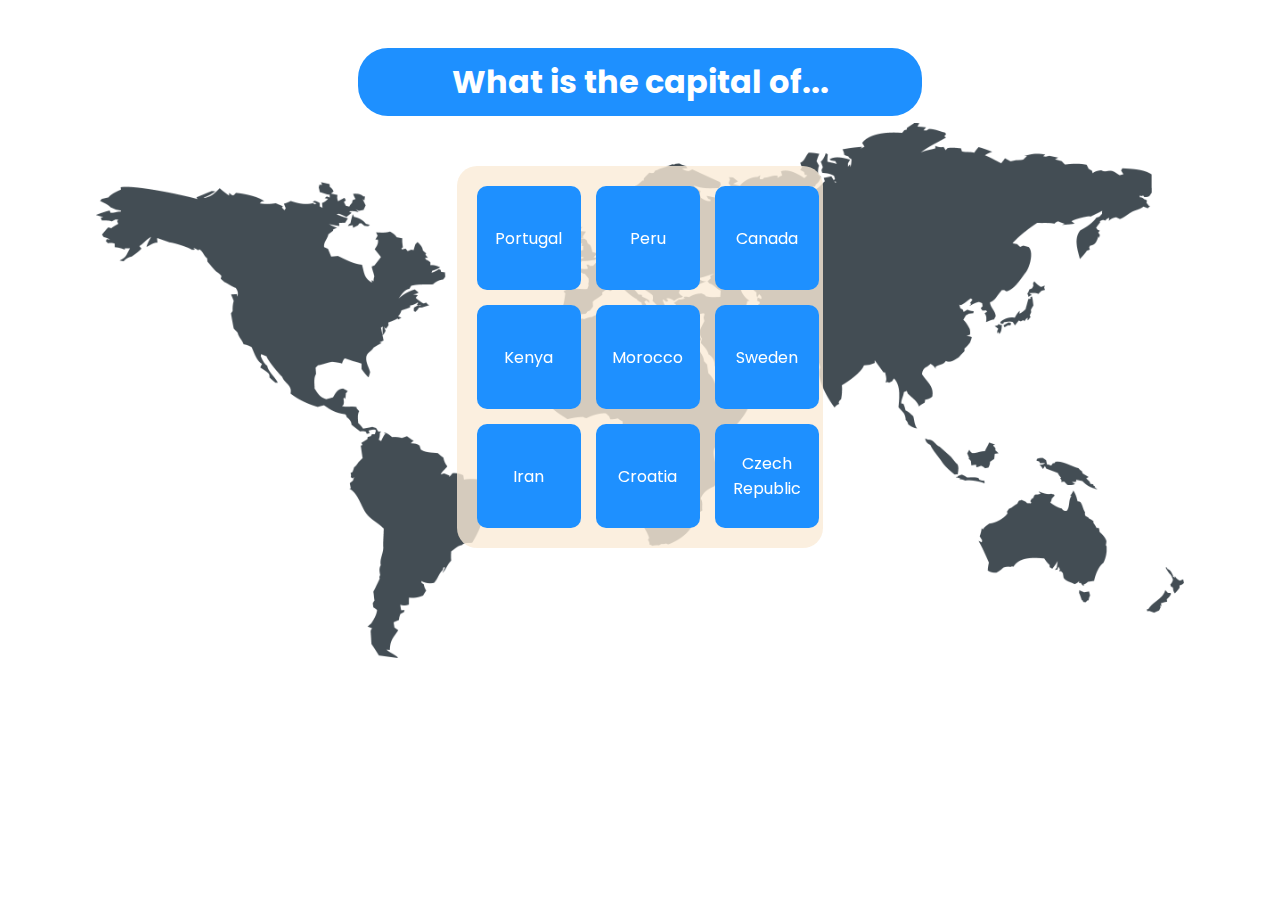
<file: Flashcards (Frontend)/task/src/index.html>
<!DOCTYPE html>
<html lang="en">
<head>
  <meta charset="UTF-8">
  <title>Flashcards</title>
  <link rel="preconnect" href="https://fonts.googleapis.com">
  <link rel="preconnect" href="https://fonts.gstatic.com" crossorigin>
  <link href="https://fonts.googleapis.com/css2?family=Poppins:wght@400;700&display=swap" rel="stylesheet">
  <link rel="stylesheet" href="styles.css">
</head>
<body>
<div id="main">
  <h1>What is the capital of...</h1>
  <div class="container">
    <div class="card">
      <div class="front"><p>Portugal</p></div>
      <div class="back"><p>Lisbon</p></div>
    </div>
    <div class="card">
      <div class="front"><p>Peru</p></div>
      <div class="back"><p>Lima</p></div>
    </div>
    <div class="card">
      <div class="front"><p>Canada</p></div>
      <div class="back"><p>Ottawa</p></div>
    </div>
    <div class="card">
      <div class="front"><p>Kenya</p></div>
      <div class="back"><p>Nairobi</p></div>
    </div>
    <div class="card">
      <div class="front"><p>Morocco</p></div>
      <div class="back"><p>Rabat</p></div>
    </div>
    <div class="card">
      <div class="front"><p>Sweden</p></div>
      <div class="back"><p>Stockholm</div>
    </div>
    <div class="card">
      <div class="front"><p>Iran</p></div>
      <div class="back"><p>Tehran</p></div>
    </div>
    <div class="card">
      <div class="front"><p>Croatia</p></div>
      <div class="back"><p>Zagreb</p></div>
    </div>
    <div class="card">
      <div class="front"><p>Czech Republic</p></div>
      <div class="back"><p>Prague</p></div>
    </div>
  </div>
</div>
</body>
</html>
</file>
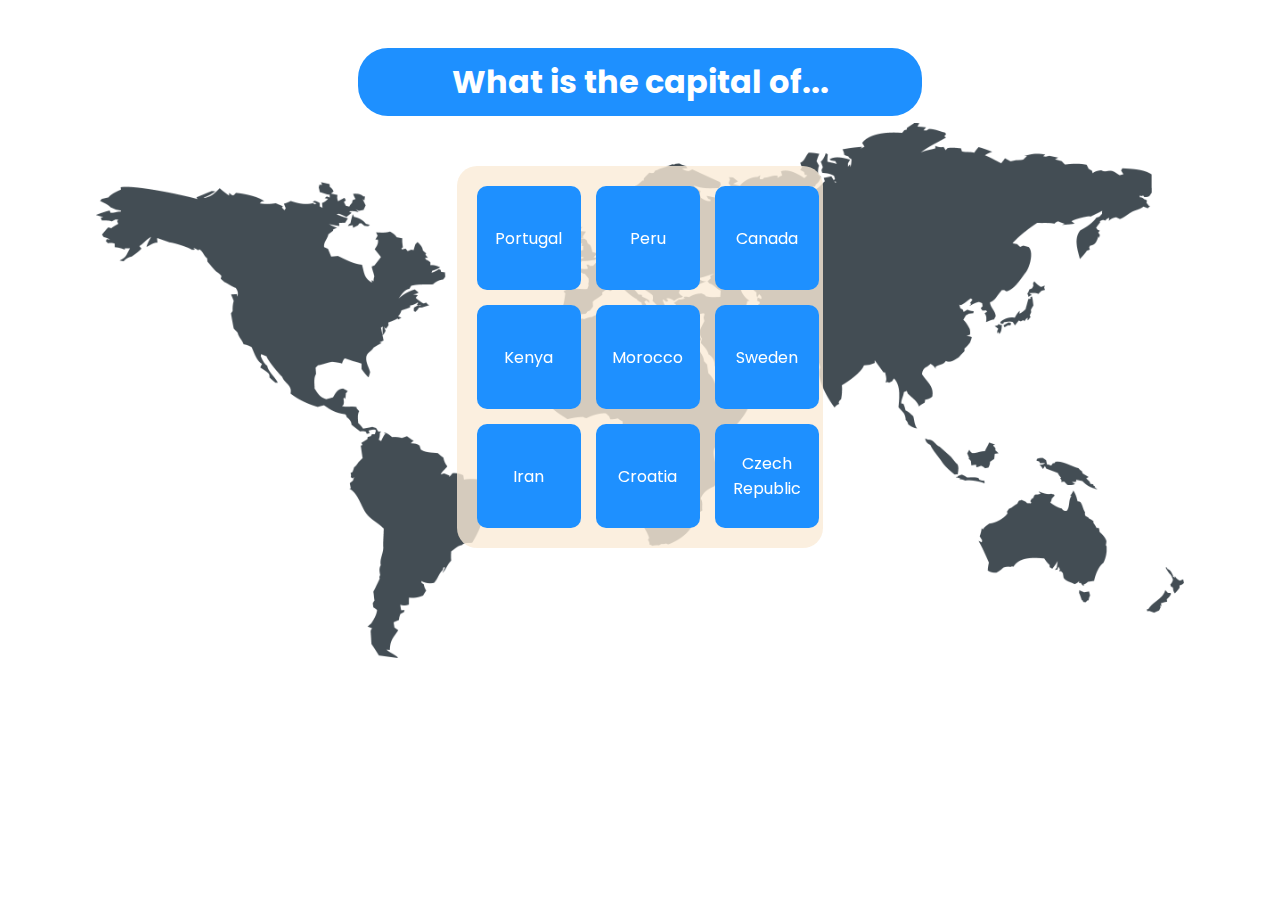
<file: Flashcards (Frontend)/task/src/passes-tests.html>
<!DOCTYPE html>
<html lang="en">
<head>
  <meta charset="UTF-8">
  <title>Flashcards</title>
  <link rel="preconnect" href="https://fonts.googleapis.com">
  <link rel="preconnect" href="https://fonts.gstatic.com" crossorigin>
  <link href="https://fonts.googleapis.com/css2?family=Poppins:wght@400;700&display=swap" rel="stylesheet">
  <link rel="stylesheet" href="styles.css">
</head>
<body>
<div id="main">
  <h1>What is the capital of...</h1>
  <div class="container">
    <div class="card">
      <div class="filler">
        <div class="front"><p>Portugal</p></div>
        <div class="back"><p>Lisbon</p></div>
      </div>
    </div>
    <div class="card">
      <div class="filler">
        <div class="front"><p>Peru</p></div>
        <div class="back"><p>Lima</p></div>
      </div>
    </div>
    <div class="card">
      <div class="filler">
        <div class="front"><p>Canada</p></div>
        <div class="back"><p>Ottawa</p></div>
      </div>
    </div>
    <div class="card">
      <div class="filler">
        <div class="front"><p>Kenya</p></div>
        <div class="back"><p>Nairobi</p></div>
      </div>
    </div>
    <div class="card">
      <div class="filler">
        <div class="front"><p>Morocco</p></div>
        <div class="back"><p>Rabat</p></div>
      </div>
    </div>
    <div class="card">
      <div class="filler">
        <div class="front"><p>Sweden</p></div>
        <div class="back"><p>Stockholm</div>
      </div>
    </div>
    <div class="card">
      <div class="filler">
        <div class="front"><p>Iran</p></div>
        <div class="back"><p>Tehran</p></div>
      </div>
    </div>
    <div class="card">
      <div class="filler">
        <div class="front"><p>Croatia</p></div>
        <div class="back"><p>Zagreb</p></div>
      </div>
    </div>
    <div class="card">
      <div class="filler">
        <div class="front"><p>Czech Republic</p></div>
        <div class="back"><p>Prague</p></div>
      </div>
    </div>
  </div>
</div>
</body>
</html>
</file>
<file: Flashcards (Frontend)/task/src/styles.css>
body {
  display: flex;
  justify-content: center;
}

#main {
  display: flex;
  flex-direction: column;
  background-image: url("world.png");
  background-position: center;
  background-repeat: no-repeat;
  background-size: contain;
  border-radius: 40px;
  width: 85vw;
  height: 85vh;
}

h1 {
  background-color: dodgerblue;
  border-radius: 30px;
  color: #FFF;
  font-family: 'Poppins', sans-serif;
  font-size: 32px;
  font-weight: 700;
  margin: 40px auto;
  padding: 10px;
  text-align: center;
  width: 50%;
}

.container {
  background-color: rgba(250, 235, 215, .8);
  border-radius: 20px;
  display: grid;
  gap: 15px;
  grid-template-rows: 1fr 1fr 1fr;
  grid-template-columns: 1fr 1fr 1fr;
  margin: 10px auto auto auto;
  padding: 20px;
  place-items: start center;
  width: 30%;
}

.card {
  align-items: flex-start;
  background-color: dodgerblue;
  border-radius: 10px;
  display: flex;
  flex-direction: column;
  transition: all ease 2s;
  transform-style: preserve-3d;
  width: 100px;
  height: 100px;
  padding: 2px;
}

.card:hover {
  transform: rotateY(180deg);
}

.front, .back {
  align-items: center;
  backface-visibility: hidden;
  color: #FFF;
  font-size: 16px;
  font-weight: 400;
  display: flex;
  font-family: 'Poppins', sans-serif;
  justify-content: center;
  position: absolute;
  text-align: center;
  width: 100px;
  height: 100px;
}

.back {
  transform: rotateY(180deg);
}
</file>
